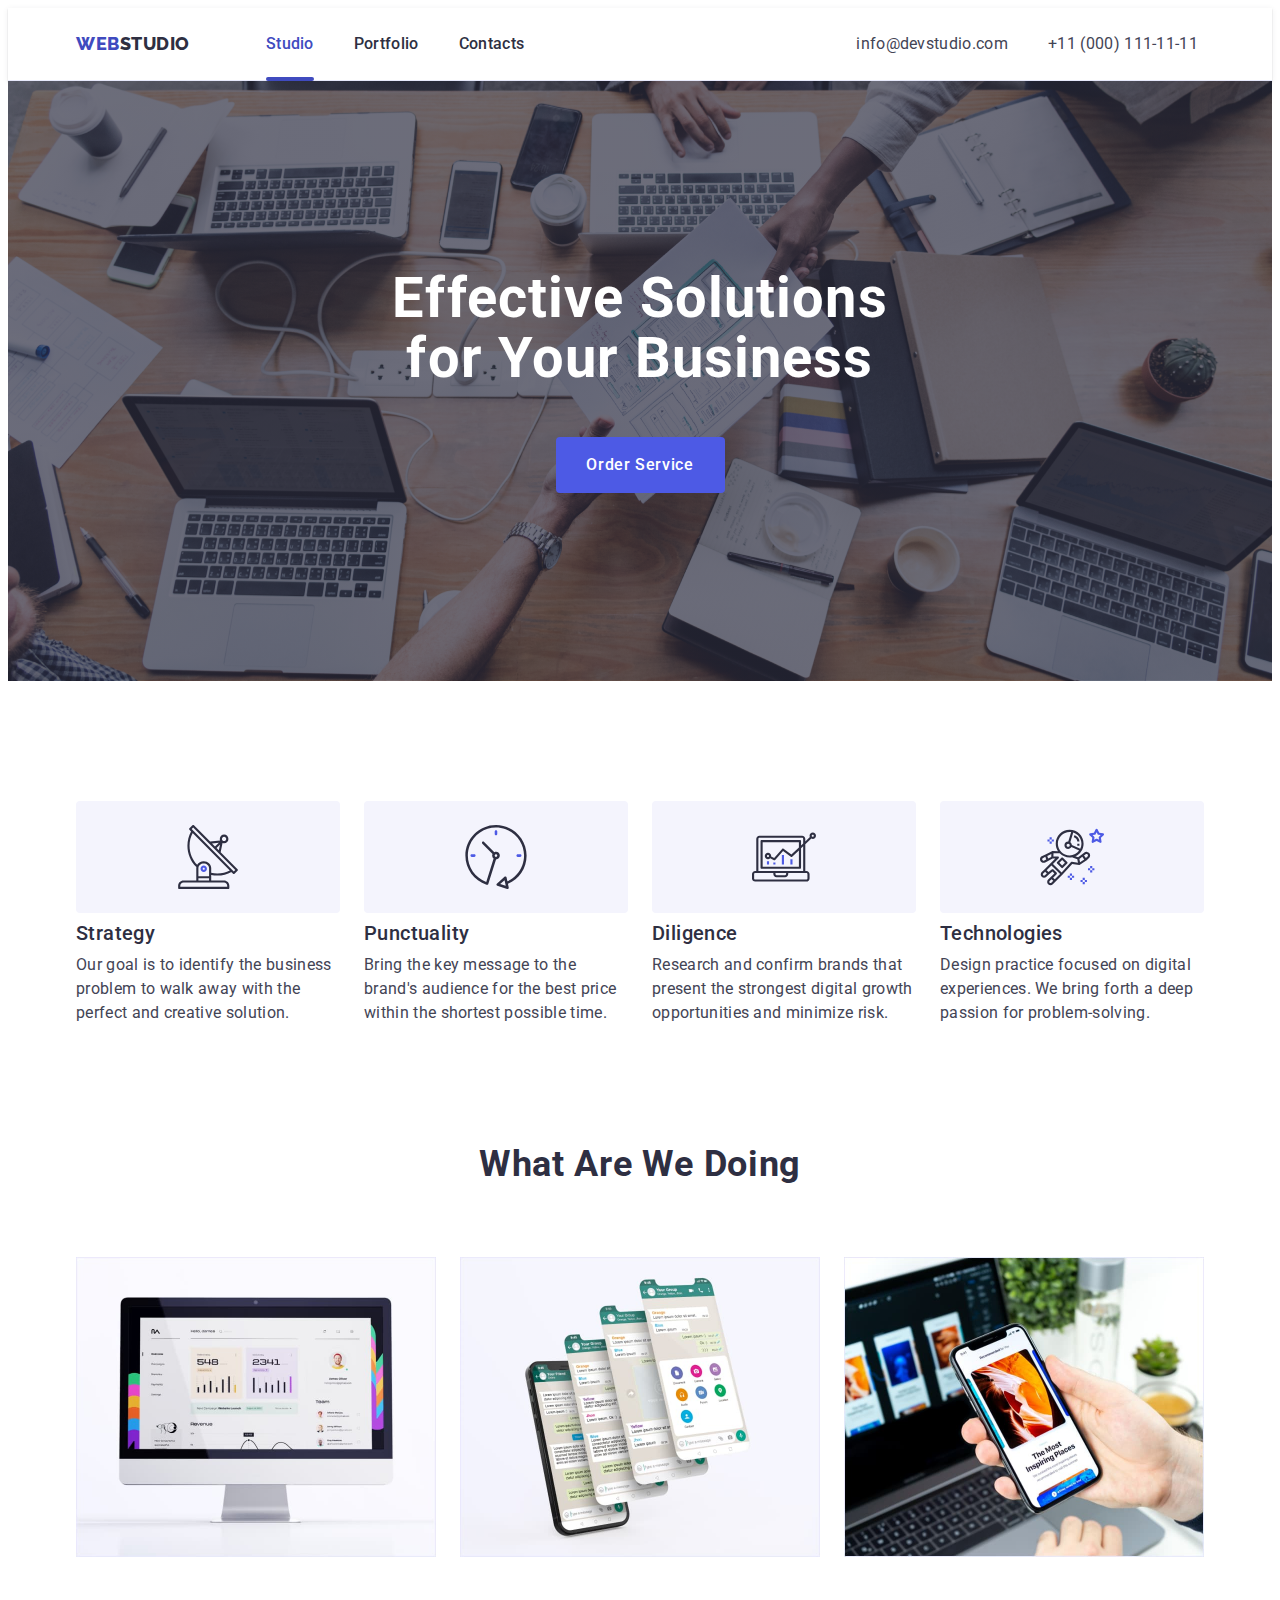
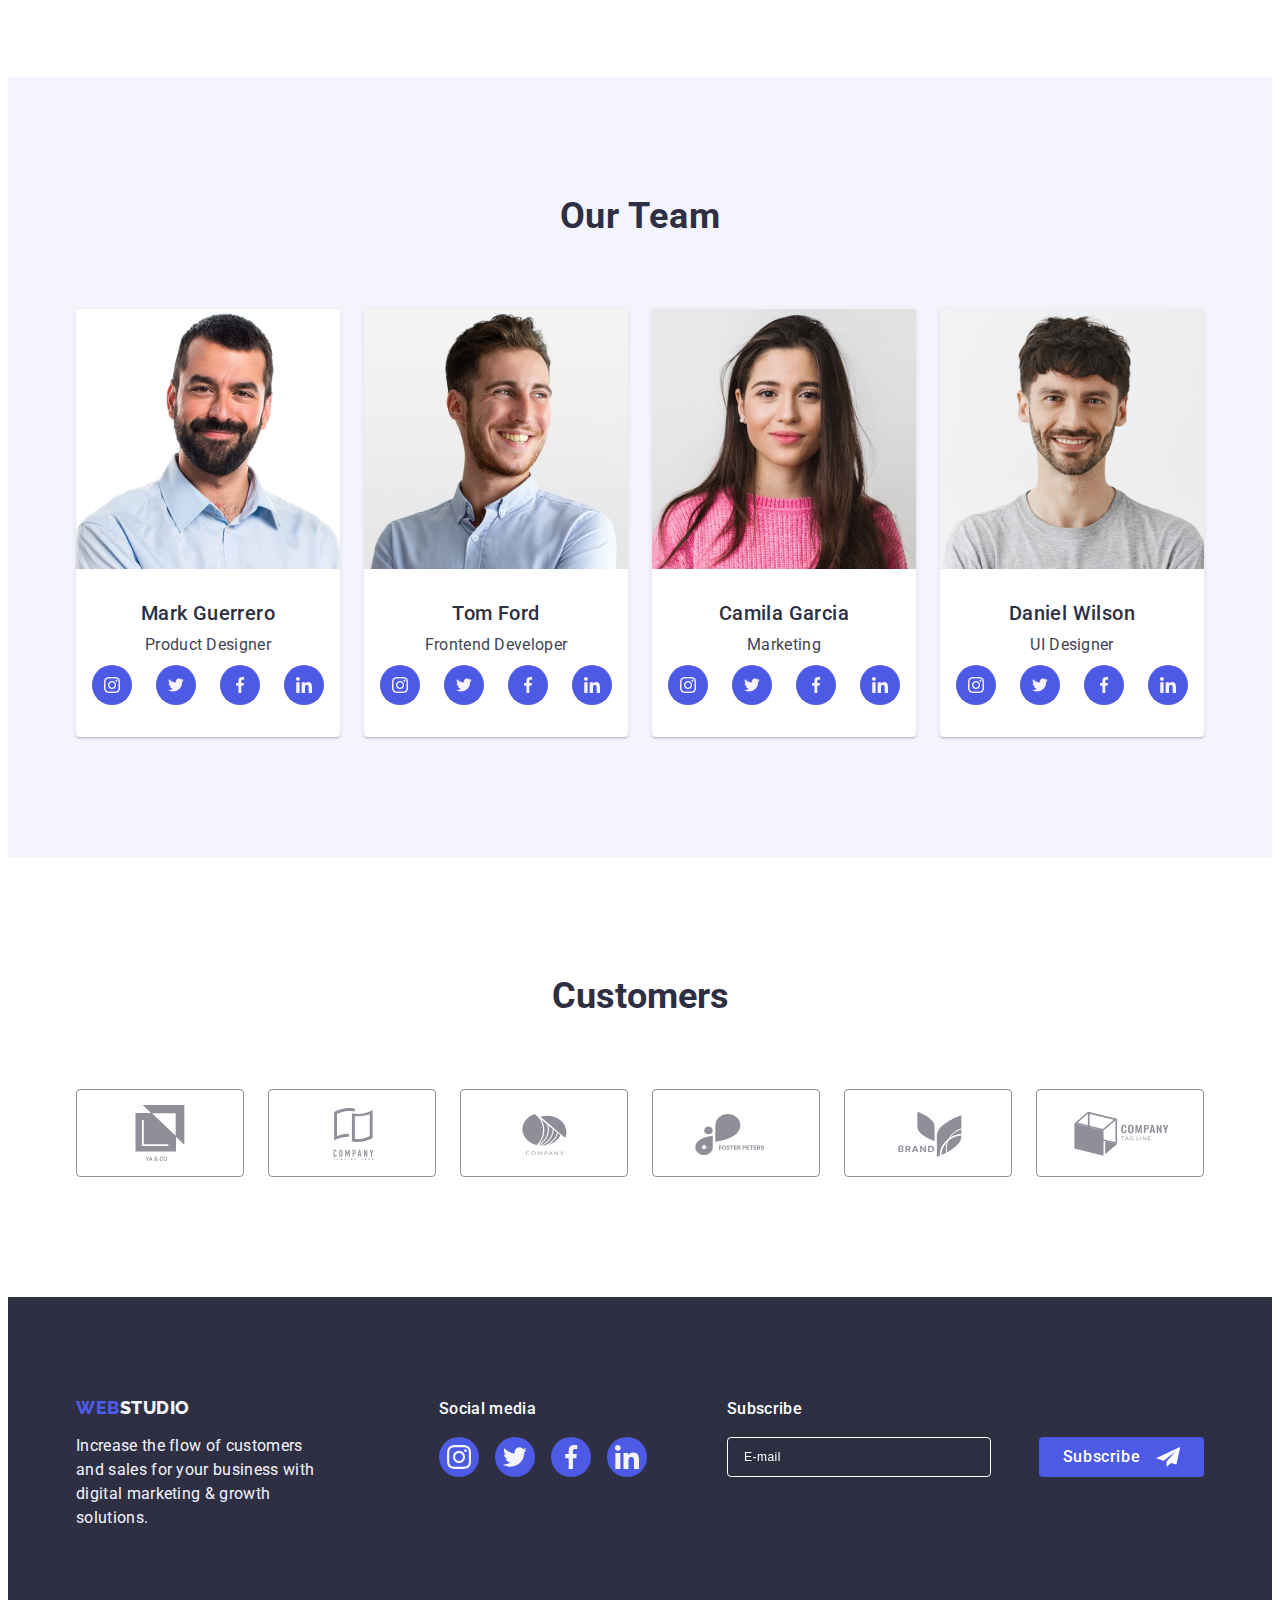
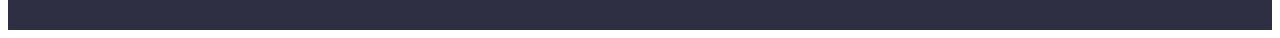
<file: index.html>
<!DOCTYPE html>
<html lang="en">
  <head>
    <meta charset="utf-8" />
    <meta name="description" content="Introduction of WebStudio" />
    <title>WebStudio</title>
    <link
      rel="stylesheet"
      href="https://cdnjs.cloudflare.com/ajax/libs/modern-normalize/2.0.0/modern-normalize.min.css"
      integrity="sha512-4xo8blKMVCiXpTaLzQSLSw3KFOVPWhm/TRtuPVc4WG6kUgjH6J03IBuG7JZPkcWMxJ5huwaBpOpnwYElP/m6wg=="
      crossorigin="anonymous"
      referrerpolicy="no-referrer"
    />
    <link rel="preconnect" href="https://fonts.googleapis.com" />
    <link rel="preconnect" href="https://fonts.gstatic.com" crossorigin />
    <link
      href="https://fonts.googleapis.com/css2?family=Montserrat:wght@400;700&family=Raleway:wght@800&family=Roboto:wght@400;500;700;900&display=swap"
      rel="stylesheet"
    />
    <link rel="stylesheet" href="./css/styles.css" />
  </head>
  <!-- Body -->
  <body>
    <!-- Header -->
    <header class="header">
      <div class="container">
        <nav class="nav">
          <a href="./index.html" class="logo"
            >Web<span class="studio">Studio</span></a
          >
          <ul class="list">
            <li>
              <a href="./index.html" class="special"
                ><span class="studio-name">Studio</span></a
              >
            </li>
            <li>
              <a href="./portfolio.html" class="link">Portfolio</a>
            </li>
            <li><a href="" class="link">Contacts</a></li>
          </ul>
        </nav>
        <address class="adress">
          <ul class="list">
            <li>
              <a href="mailto:info@devstudio.com" class="link"
                >info@devstudio.com</a
              >
            </li>
            <li>
              <a href="tel:+110001111111" class="link">+11 (000) 111-11-11</a>
            </li>
          </ul>
        </address>
      </div>
    </header>
    <!-- Main part -->
    <main>
      <!-- Section 1 - The Head -->
      <section class="main-section">
        <div class="container">
          <h1 class="page-title">Effective Solutions for Your Business</h1>
          <button type="button" class="button" data-modal-open>
            Order Service
          </button>
        </div>
      </section>
      <!-- Section 2 - Features of WebStudio -->
      <section class="features">
        <div class="container">
          <h2 class="visually-hidden">Section 2</h2>
          <ul class="list">
            <li class="list-elements">
              <div class="icons-container">
                <svg width="64" height="64">
                  <use href="./images/icons.svg#icon-image-1"></use>
                </svg>
              </div>
              <h3 class="list-heading">Strategy</h3>
              <p class="list-paragraph">
                Our goal is to identify the business problem to walk away with
                the perfect and creative solution.
              </p>
            </li>
            <li class="list-elements">
              <div class="icons-container">
                <svg width="64" height="64">
                  <use href="./images/icons.svg#icon-image-2"></use>
                </svg>
              </div>
              <h3 class="list-heading">Punctuality</h3>
              <p class="list-paragraph">
                Bring the key message to the brand's audience for the best price
                within the shortest possible time.
              </p>
            </li>
            <li class="list-elements">
              <div class="icons-container">
                <svg width="64" height="64">
                  <use href="./images/icons.svg#icon-image-3"></use>
                </svg>
              </div>
              <h3 class="list-heading">Diligence</h3>
              <p class="list-paragraph">
                Research and confirm brands that present the strongest digital
                growth opportunities and minimize risk.
              </p>
            </li>
            <li class="list-elements">
              <div class="icons-container">
                <svg width="64" height="64">
                  <use href="./images/icons.svg#icon-image-4"></use>
                </svg>
              </div>
              <h3 class="list-heading">Technologies</h3>
              <p class="list-paragraph">
                Design practice focused on digital experiences. We bring forth a
                deep passion for problem-solving.
              </p>
            </li>
          </ul>
        </div>
      </section>
      <!-- Section 3 - Purpose of WebStudio -->
      <section class="purpose">
        <div class="container">
          <h2 class="heading">What are we doing</h2>
          <ul class="list">
            <li class="list-elements">
              <img
                src="./images/image(1).jpg"
                alt="Computer with graphs"
                width="360"
                height="300"
              />
            </li>
            <li class="list-elements">
              <img
                src="./images/image(2).jpg"
                alt="Phone with many screens"
                width="360"
                height="300"
              />
            </li>
            <li class="list-elements">
              <img
                src="./images/image(3).jpg"
                alt="Phone with recomendations"
                width="360"
                height="300"
              />
            </li>
          </ul>
        </div>
      </section>
      <!-- Section 4 - Our Team -->
      <section class="team">
        <div class="container">
          <h2 class="heading">Our Team</h2>
          <ul class="list">
            <li class="list-image">
              <img
                src="./images/image(4).jpg"
                alt="Mark Guerrero"
                width="264"
                height="260"
              />
              <div class="team-name">
                <h3 class="name">Mark Guerrero</h3>
                <p class="description">Product Designer</p>
                <ul class="team-icons-list">
                  <li class="team-icons-li">
                    <a href="" class="team-icons-link">
                      <svg class="team-icon" width="16" height="16">
                        <use href="./images/icons.svg#icon-image-15"></use>
                      </svg>
                    </a>
                  </li>
                  <li class="team-icons-li">
                    <a href="" class="team-icons-link">
                      <svg class="team-icon" width="16" height="16">
                        <use href="./images/icons.svg#icon-image-16"></use>
                      </svg>
                    </a>
                  </li>
                  <li class="team-icons-li">
                    <a href="" class="team-icons-link">
                      <svg class="team-icon" width="16" height="16">
                        <use href="./images/icons.svg#icon-image-17"></use>
                      </svg>
                    </a>
                  </li>
                  <li class="team-icons-li">
                    <a href="" class="team-icons-link">
                      <svg class="team-icon" width="16" height="16">
                        <use href="./images/icons.svg#icon-image-18"></use>
                      </svg>
                    </a>
                  </li>
                </ul>
              </div>
            </li>
            <li class="list-image">
              <img
                src="./images/image(5).jpg"
                alt="Tom Ford"
                width="264"
                height="260"
              />
              <div class="team-name">
                <h3 class="name">Tom Ford</h3>
                <p class="description">Frontend Developer</p>
                <ul class="team-icons-list">
                  <li class="team-icons-li">
                    <a href="" class="team-icons-link">
                      <svg class="team-icon" width="16" height="16">
                        <use href="./images/icons.svg#icon-image-15"></use>
                      </svg>
                    </a>
                  </li>
                  <li class="team-icons-li">
                    <a href="" class="team-icons-link">
                      <svg class="team-icon" width="16" height="16">
                        <use href="./images/icons.svg#icon-image-16"></use>
                      </svg>
                    </a>
                  </li>
                  <li class="team-icons-li">
                    <a href="" class="team-icons-link">
                      <svg class="team-icon" width="16" height="16">
                        <use href="./images/icons.svg#icon-image-17"></use>
                      </svg>
                    </a>
                  </li>
                  <li class="team-icons-li">
                    <a href="" class="team-icons-link">
                      <svg class="team-icon" width="16" height="16">
                        <use href="./images/icons.svg#icon-image-18"></use>
                      </svg>
                    </a>
                  </li>
                </ul>
              </div>
            </li>
            <li class="list-image">
              <img
                src="./images/image(6).jpg"
                alt="Camila Garcia"
                width="264"
                height="260"
              />
              <div class="team-name">
                <h3 class="name">Camila Garcia</h3>
                <p class="description">Marketing</p>
                <ul class="team-icons-list">
                  <li class="team-icons-li">
                    <a href="" class="team-icons-link">
                      <svg class="team-icon" width="16" height="16">
                        <use href="./images/icons.svg#icon-image-15"></use>
                      </svg>
                    </a>
                  </li>
                  <li class="team-icons-li">
                    <a href="" class="team-icons-link">
                      <svg class="team-icon" width="16" height="16">
                        <use href="./images/icons.svg#icon-image-16"></use>
                      </svg>
                    </a>
                  </li>
                  <li class="team-icons-li">
                    <a href="" class="team-icons-link">
                      <svg class="team-icon" width="16" height="16">
                        <use href="./images/icons.svg#icon-image-17"></use>
                      </svg>
                    </a>
                  </li>
                  <li class="team-icons-li">
                    <a href="" class="team-icons-link">
                      <svg class="team-icon" width="16" height="16">
                        <use href="./images/icons.svg#icon-image-18"></use>
                      </svg>
                    </a>
                  </li>
                </ul>
              </div>
            </li>
            <li class="list-image">
              <img
                src="./images/image(7).jpg"
                alt="Daniel Wilson"
                width="264"
                height="260"
              />
              <div class="team-name">
                <h3 class="name">Daniel Wilson</h3>
                <p class="description">UI Designer</p>
                <ul class="team-icons-list">
                  <li class="team-icons-li">
                    <a href="" class="team-icons-link">
                      <svg class="team-icon" width="16" height="16">
                        <use href="./images/icons.svg#icon-image-15"></use>
                      </svg>
                    </a>
                  </li>
                  <li class="team-icons-li">
                    <a href="" class="team-icons-link">
                      <svg class="team-icon" width="16" height="16">
                        <use href="./images/icons.svg#icon-image-16"></use>
                      </svg>
                    </a>
                  </li>
                  <li class="team-icons-li">
                    <a href="" class="team-icons-link">
                      <svg class="team-icon" width="16" height="16">
                        <use href="./images/icons.svg#icon-image-17"></use>
                      </svg>
                    </a>
                  </li>
                  <li class="team-icons-li">
                    <a href="" class="team-icons-link">
                      <svg class="team-icon" width="16" height="16">
                        <use href="./images/icons.svg#icon-image-18"></use>
                      </svg>
                    </a>
                  </li>
                </ul>
              </div>
            </li>
          </ul>
        </div>
      </section>
      <section class="customers">
        <div class="container">
          <h2 class="heading-sec5">Customers</h2>
          <ul class="customers-list">
            <li class="customers-li">
              <a href="" class="customers-link">
                <svg width="104" height="56" class="customers-icons">
                  <use href="./images/icons.svg#icon-image-9"></use></svg
              ></a>
            </li>
            <li class="customers-li">
              <a href="" class="customers-link">
                <svg width="104" height="56" class="customers-icons">
                  <use href="./images/icons.svg#icon-image-10"></use></svg
              ></a>
            </li>
            <li class="customers-li">
              <a href="" class="customers-link">
                <svg width="104" height="56" class="customers-icons">
                  <use href="./images/icons.svg#icon-image-11"></use></svg
              ></a>
            </li>
            <li class="customers-li">
              <a href="" class="customers-link">
                <svg width="104" height="56" class="customers-icons">
                  <use href="./images/icons.svg#icon-image-12"></use></svg
              ></a>
            </li>
            <li class="customers-li">
              <a href="" class="customers-link">
                <svg width="104" height="56" class="customers-icons">
                  <use href="./images/icons.svg#icon-image-13"></use></svg
              ></a>
            </li>
            <li class="customers-li">
              <a href="" class="customers-link">
                <svg width="104" height="56" class="customers-icons">
                  <use href="./images/icons.svg#icon-image-14"></use></svg
              ></a>
            </li>
          </ul>
        </div>
      </section>
    </main>
    <!-- Footer -->
    <footer class="footer">
      <div class="container">
        <div class="footer-paragraph">
          <a href="./index.html" class="link"
            >Web<span class="studia">Studio</span></a
          >
          <p class="logo">
            Increase the flow of customers and sales for your business with
            digital marketing & growth solutions.
          </p>
        </div>
        <div class="footer-media">
          <p class="media-paragpraph">Social media</p>
          <ul class="footer-list">
            <li class="footer-li">
              <a href="" class="footer-link-icon">
                <svg width="24" height="24" class="footer-icons">
                  <use href="./images/icons.svg#icon-image-15"></use>
                </svg>
              </a>
            </li>
            <li class="footer-li">
              <a href="" class="footer-link-icon">
                <svg width="24" height="24" class="footer-icons">
                  <use href="./images/icons.svg#icon-image-16"></use>
                </svg>
              </a>
            </li>
            <li class="footer-li">
              <a href="" class="footer-link-icon">
                <svg width="24" height="24" class="footer-icons">
                  <use href="./images/icons.svg#icon-image-17"></use>
                </svg>
              </a>
            </li>
            <li class="footer-li">
              <a href="" class="footer-link-icon">
                <svg width="24" height="24" class="footer-icons">
                  <use href="./images/icons.svg#icon-image-18"></use>
                </svg>
              </a>
            </li>
          </ul>
        </div>
        <div class="subsribe-container">
          <p class="subscribe-paragraph">Subscribe</p>
          <form class="footer-form">
            <label class="label-footer">
              <input
                type="email"
                placeholder="E-mail"
                name="subscription"
                class="input-footer"
            /></label>
            <button type="submit" class="bttn-footer">
              Subscribe
              <svg width="24" height="24" class="icon-bttn">
                <use href="./images/icons.svg#icon-image-23"></use>
              </svg>
            </button>
          </form>
        </div>
      </div>
    </footer>
    <div data-modal class="backdrop is-hidden">
      <div class="modal-window">
        <button type="button" data-modal-close class="button-close-window">
          <svg width="8" height="8" class="icon-cross">
            <use href="./images/icons.svg#icon-image-19"></use>
          </svg>
        </button>

        <p class="form-heading">
          Leave your contacts and we will call you back
        </p>

        <form class="form">
          <div class="form-box">
            <label class="form-label" for="user-name"> Name </label>
            <div class="input-box">
              <input
                type="text"
                name="user-name"
                class="form-input"
                id="user-name"
              />
              <svg width="18" height="24" class="icon-form">
                <use href="./images/icons.svg#icon-image-20"></use>
              </svg>
            </div>
          </div>
          <div class="form-box">
            <label class="form-label" for="phone"> Phone </label>
            <div class="input-box">
              <input type="tel" name="phone" class="form-input" id="phone" />
              <svg width="18" height="24" class="icon-form">
                <use href="./images/icons.svg#icon-image-21"></use>
              </svg>
            </div>
          </div>
          <div class="form-box">
            <label class="form-label" for="email"> Email </label>
            <div class="input-box">
              <input type="email" name="email" class="form-input" id="email" />
              <svg width="18" height="24" class="icon-form">
                <use href="./images/icons.svg#icon-image-22"></use>
              </svg>
            </div>
          </div>
          <div class="form-comment">
            <label class="form-label" for="user-comment">Comment</label>
            <textarea
              name="user-comment"
              id="user-comment"
              placeholder="Text input"
              class="form-textarea"
            ></textarea>
          </div>
          <div class="checkbox-container">
            <input
              class="input-checkbox visually-hidden"
              type="checkbox"
              name="user-privacy"
              value="true"
              id="user-privacy"
            />
            <label for="user-privacy" class="label-checkbox"
              >I accept the terms and conditions of the
              <span class="label-span"
                ><svg width="10" height="8" class="icon-tick">
                  <use href="./images/icons.svg#icon-image-24"></use></svg
              ></span>
              <a href="" class="policy-link"> Privacy Policy</a></label
            >
          </div>
          <button type="submit" class="button-modal">Send</button>
        </form>
      </div>
    </div>
    <script src="./js/modal.js"></script>
  </body>
</html>
</file>
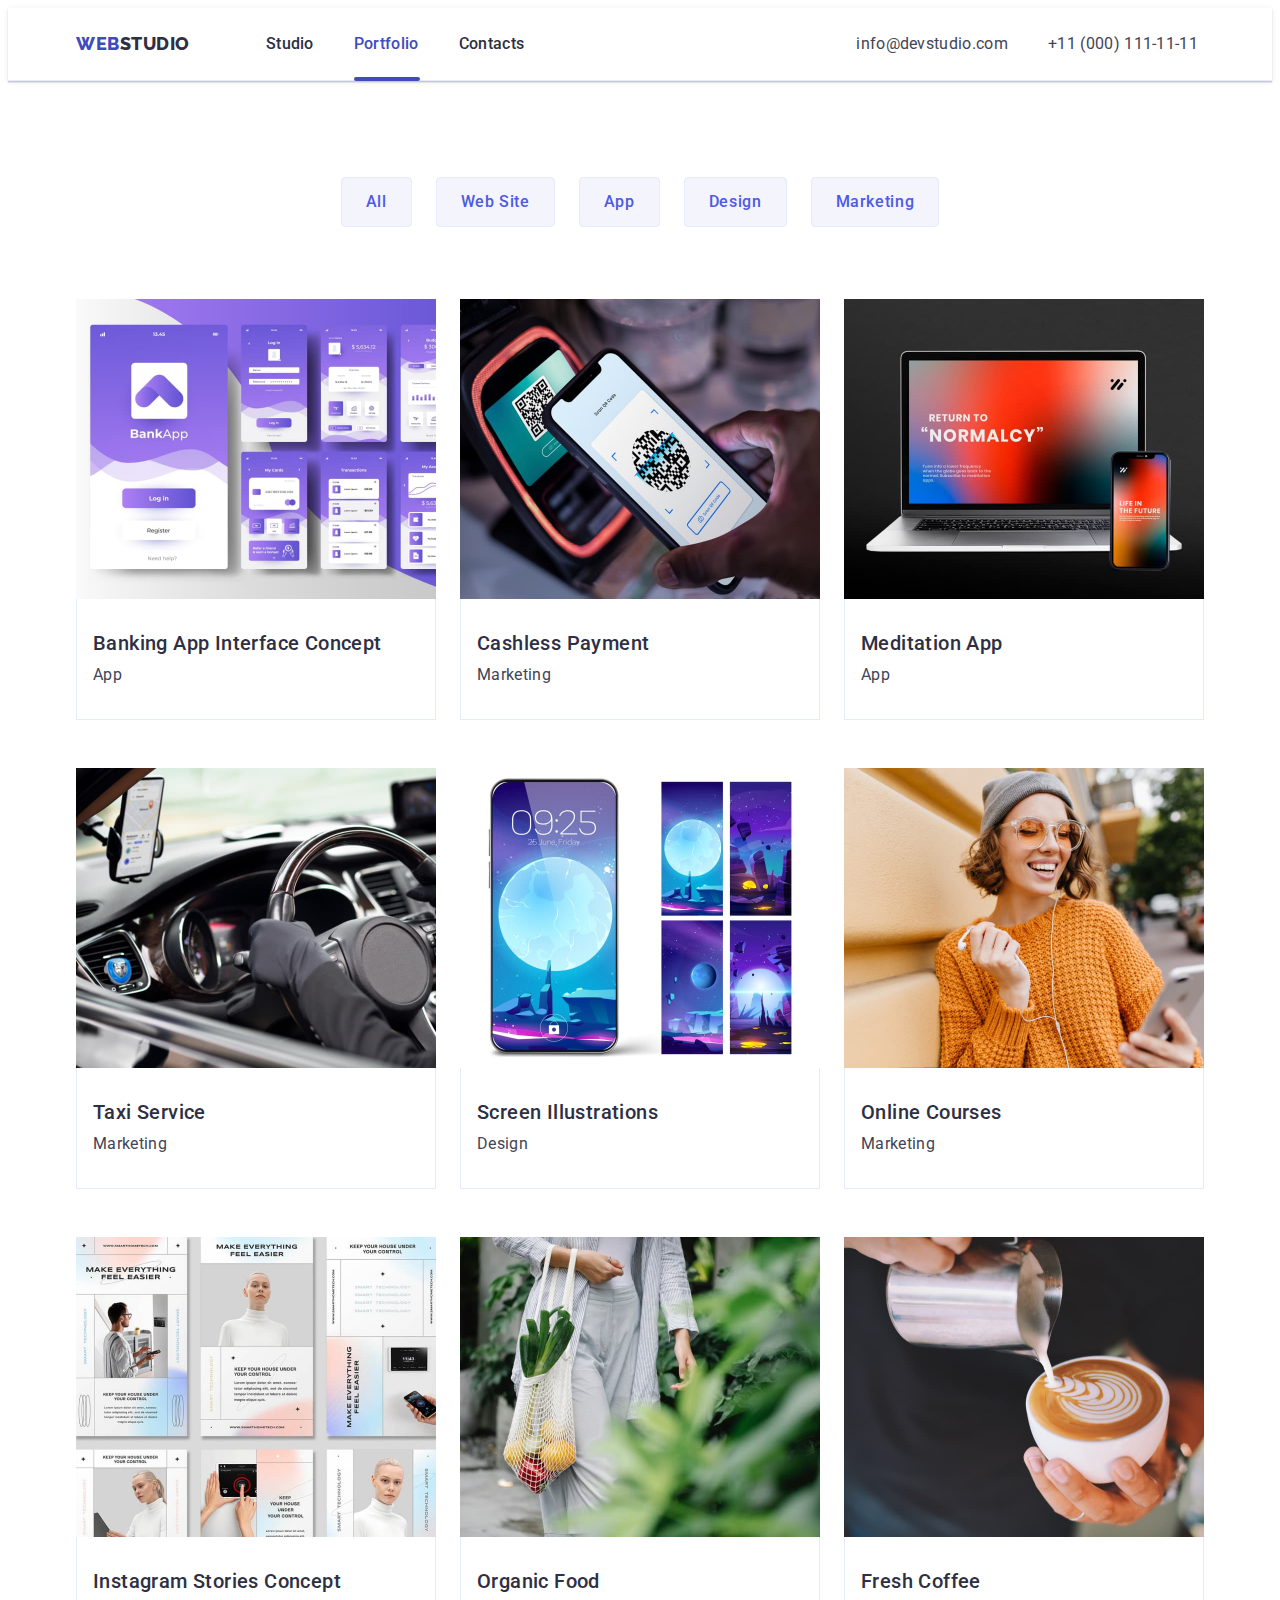
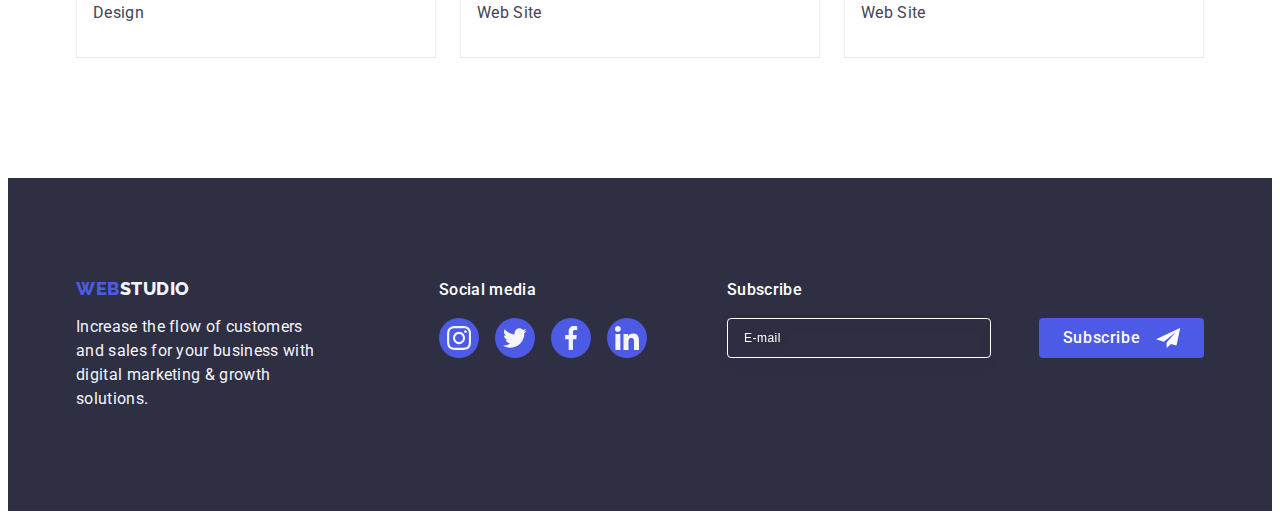
<file: portfolio.html>
<!DOCTYPE html>
<html lang="en">
  <head>
    <meta charset="utf-8" />
    <meta name="description" content="Introduction of WebStudio" />
    <title>WebStudio</title>
    <link
      rel="stylesheet"
      href="https://cdnjs.cloudflare.com/ajax/libs/modern-normalize/2.0.0/modern-normalize.min.css"
      integrity="sha512-4xo8blKMVCiXpTaLzQSLSw3KFOVPWhm/TRtuPVc4WG6kUgjH6J03IBuG7JZPkcWMxJ5huwaBpOpnwYElP/m6wg=="
      crossorigin="anonymous"
      referrerpolicy="no-referrer"
    />
    <link rel="preconnect" href="https://fonts.googleapis.com" />
    <link rel="preconnect" href="https://fonts.gstatic.com" crossorigin />
    <link
      href="https://fonts.googleapis.com/css2?family=Montserrat:wght@400;700&family=Raleway:wght@800&family=Roboto:wght@400;500;700;900&display=swap"
      rel="stylesheet"
    />
    <link rel="stylesheet" href="./css/styles.css" />
  </head>
  <!-- Body -->
  <body>
    <!-- Header -->
    <header class="header">
      <div class="container">
        <nav class="nav">
          <a href="./index.html" class="logo"
            >Web<span class="studio">Studio</span></a
          >
          <ul class="list">
            <li>
              <a href="./index.html" class="link">Studio</a>
            </li>
            <li>
              <a href="./portfolio.html" class="speciall"
                ><span class="portfolio-name">Portfolio</span></a
              >
            </li>
            <li><a href="" class="link">Contacts</a></li>
          </ul>
        </nav>
        <address class="adress">
          <ul class="list">
            <li>
              <a href="mailto:info@devstudio.com" class="link"
                >info@devstudio.com</a
              >
            </li>
            <li>
              <a href="tel:+110001111111" class="link">+11 (000) 111-11-11</a>
            </li>
          </ul>
        </address>
      </div>
    </header>
    <!-- Main part -->
    <main>
      <!-- Buttons -->
      <section class="portfolio">
        <div class="container">
          <h1 class="visually-hidden">Heading</h1>
          <ul class="list-buttons">
            <li><button type="button" class="button-list">All</button></li>
            <li><button type="button" class="button-list">Web Site</button></li>
            <li><button type="button" class="button-list">App</button></li>
            <li><button type="button" class="button-list">Design</button></li>
            <li>
              <button type="button" class="button-list">Marketing</button>
            </li>
          </ul>

          <!-- All -->

          <ul class="list-apps">
            <li class="link-apps">
              <a href="./portfolio.html" class="link">
                <div class="app-image">
                  <img
                    src="./images/image8.jpg"
                    alt="BankApp"
                    width="360"
                    height="300"
                  />
                  <p class="app-paragraph">
                    14 Stylish and User-Friendly App Design Concepts · Task
                    Manager App · Calorie Tracker App · Exotic Fruit Ecommerce
                    App · Cloud Storage App
                  </p>
                </div>
                <div class="div-app">
                  <h2 class="heading-portfolio">
                    Banking App Interface Concept
                  </h2>
                  <p class="paragraph-portfolio">App</p>
                </div>
              </a>
            </li>
            <li class="link-apps">
              <a href="./portfolio.html" class="link">
                <div class="app-image">
                  <img
                    src="./images/image9.jpg"
                    alt="Paying by phone"
                    width="360"
                    height="300"
                  />
                  <p class="app-paragraph">
                    14 Stylish and User-Friendly App Design Concepts · Task
                    Manager App · Calorie Tracker App · Exotic Fruit Ecommerce
                    App · Cloud Storage App
                  </p>
                </div>
                <div class="div-app">
                  <h2 class="heading-portfolio">Cashless Payment</h2>
                  <p class="paragraph-portfolio">Marketing</p>
                </div>
              </a>
            </li>
            <li class="link-apps">
              <a href="./portfolio.html" class="link">
                <div class="app-image">
                  <img
                    src="./images/image10.jpg"
                    alt="Laptop"
                    width="360"
                    height="300"
                  />
                  <p class="app-paragraph">
                    14 Stylish and User-Friendly App Design Concepts · Task
                    Manager App · Calorie Tracker App · Exotic Fruit Ecommerce
                    App · Cloud Storage App
                  </p>
                </div>
                <div class="div-app">
                  <h2 class="heading-portfolio">Meditation App</h2>
                  <p class="paragraph-portfolio">App</p>
                </div>
              </a>
            </li>
            <li class="link-apps">
              <a href="./portfolio.html" class="link">
                <div class="app-image">
                  <img
                    src="./images/image11.jpg"
                    alt="Taxi driver"
                    width="360"
                    height="300"
                  />
                  <p class="app-paragraph">
                    14 Stylish and User-Friendly App Design Concepts · Task
                    Manager App · Calorie Tracker App · Exotic Fruit Ecommerce
                    App · Cloud Storage App
                  </p>
                </div>
                <div class="div-app">
                  <h2 class="heading-portfolio">Taxi Service</h2>
                  <p class="paragraph-portfolio">Marketing</p>
                </div>
              </a>
            </li>
            <li class="link-apps">
              <a href="./portfolio.html" class="link">
                <div class="app-image">
                  <img
                    src="./images/image12.jpg"
                    alt="Phone wallpaper"
                    width="360"
                    height="300"
                  />
                  <p class="app-paragraph">
                    14 Stylish and User-Friendly App Design Concepts · Task
                    Manager App · Calorie Tracker App · Exotic Fruit Ecommerce
                    App · Cloud Storage App
                  </p>
                </div>
                <div class="div-app">
                  <h2 class="heading-portfolio">Screen Illustrations</h2>
                  <p class="paragraph-portfolio">Design</p>
                </div>
              </a>
            </li>
            <li class="link-apps">
              <a href="./portfolio.html" class="link">
                <div class="app-image">
                  <img
                    src="./images/image13.jpg"
                    alt="Happy girl"
                    width="360"
                    height="300"
                  />
                  <p class="app-paragraph">
                    14 Stylish and User-Friendly App Design Concepts · Task
                    Manager App · Calorie Tracker App · Exotic Fruit Ecommerce
                    App · Cloud Storage App
                  </p>
                </div>
                <div class="div-app">
                  <h2 class="heading-portfolio">Online Courses</h2>
                  <p class="paragraph-portfolio">Marketing</p>
                </div>
              </a>
            </li>
            <li class="link-apps">
              <a href="./portfolio.html" class="link">
                <div class="app-image">
                  <img
                    src="./images/image14.jpg"
                    alt="Designed page"
                    width="360"
                    height="300"
                  />
                  <p class="app-paragraph">
                    14 Stylish and User-Friendly App Design Concepts · Task
                    Manager App · Calorie Tracker App · Exotic Fruit Ecommerce
                    App · Cloud Storage App
                  </p>
                </div>
                <div class="div-app">
                  <h2 class="heading-portfolio">Instagram Stories Concept</h2>
                  <p class="paragraph-portfolio">Design</p>
                </div>
              </a>
            </li>
            <li class="link-apps">
              <a href="./portfolio.html" class="link">
                <div class="app-image">
                  <img
                    src="./images/image15.jpg"
                    alt="Bag with goods"
                    width="360"
                    height="300"
                  />
                  <p class="app-paragraph">
                    14 Stylish and User-Friendly App Design Concepts · Task
                    Manager App · Calorie Tracker App · Exotic Fruit Ecommerce
                    App · Cloud Storage App
                  </p>
                </div>
                <div class="div-app">
                  <h2 class="heading-portfolio">Organic Food</h2>
                  <p class="paragraph-portfolio">Web Site</p>
                </div>
              </a>
            </li>
            <li class="link-apps">
              <a href="./portfolio.html" class="link">
                <div class="app-image">
                  <img
                    src="./images/image16.jpg"
                    alt="Cup with coffe"
                    width="360"
                    height="300"
                  />
                  <p class="app-paragraph">
                    14 Stylish and User-Friendly App Design Concepts · Task
                    Manager App · Calorie Tracker App · Exotic Fruit Ecommerce
                    App · Cloud Storage App
                  </p>
                </div>
                <div class="div-app">
                  <h2 class="heading-portfolio">Fresh Coffee</h2>
                  <p class="paragraph-portfolio">Web Site</p>
                </div>
              </a>
            </li>
          </ul>
        </div>
      </section>
    </main>
    <!-- Footer -->
    <footer class="footer">
      <div class="container">
        <div class="footer-paragraph">
          <a href="./index.html" class="link"
            >Web<span class="studia">Studio</span></a
          >
          <p class="logo">
            Increase the flow of customers and sales for your business with
            digital marketing & growth solutions.
          </p>
        </div>
        <div class="footer-media">
          <p class="media-paragpraph">Social media</p>
          <ul class="footer-list">
            <li class="footer-li">
              <a href="" class="footer-link-icon">
                <svg width="24" height="24" class="footer-icons">
                  <use href="./images/icons.svg#icon-image-15"></use>
                </svg>
              </a>
            </li>
            <li class="footer-li">
              <a href="" class="footer-link-icon">
                <svg width="24" height="24" class="footer-icons">
                  <use href="./images/icons.svg#icon-image-16"></use>
                </svg>
              </a>
            </li>
            <li class="footer-li">
              <a href="" class="footer-link-icon">
                <svg width="24" height="24" class="footer-icons">
                  <use href="./images/icons.svg#icon-image-17"></use>
                </svg>
              </a>
            </li>
            <li class="footer-li">
              <a href="" class="footer-link-icon">
                <svg width="24" height="24" class="footer-icons">
                  <use href="./images/icons.svg#icon-image-18"></use>
                </svg>
              </a>
            </li>
          </ul>
        </div>
        <div class="subsribe-container">
          <p class="subscribe-paragraph">Subscribe</p>
          <form class="footer-form">
            <label class="label-footer">
              <input
                type="email"
                placeholder="E-mail"
                name="subscription"
                class="input-footer"
            /></label>
            <button type="submit" class="bttn-footer">
              Subscribe
              <svg width="24" height="24" class="icon-bttn">
                <use href="./images/icons.svg#icon-image-23"></use>
              </svg>
            </button>
          </form>
        </div>
      </div>
    </footer>
  </body>
</html>
</file>
<file: css/styles.css>
:root {
  --primaryfont: "Roboto", sans-serif;
  --primarycolor: #2e2f42;
  --whitecolor: #ffffff;
  --secondarycolor: #4d5ae5;
}
body {
  font-family: var(--primaryfont);
  color: #434455;
  background-color: var(--whitecolor);
}
*,
*::before,
*::after {
  box-sizing: border-box;
}
ul,
ol,
a {
  list-style-type: none;
  text-decoration: none;
}
.header {
  border-bottom: 1px solid #e7e9fc;
  box-shadow: 0px 2px 1px rgba(46, 47, 66, 0.08),
    0px 1px 1px rgba(46, 47, 66, 0.16), 0px 1px 6px rgba(46, 47, 66, 0.08);
}
.header .container {
  display: flex;
}
.nav {
  display: flex;
  align-items: center;
}
.nav .logo {
  font-family: "Raleway", sans-serif;
  text-transform: uppercase;
  font-weight: 800;
  font-size: 18px;
  line-height: 1.17;
  letter-spacing: 0.03em;
  color: #404bbf;
  text-decoration: none;
  margin-right: 76px;
}
.logo {
  color: #404bbf;
}
.studio {
  color: var(--primarycolor);
}
.studio-name {
  color: #404bbf;
}
.portfolio-name {
  color: #404bbf;
}
.nav .list .link {
  color: #404bbf;
}

.speciall::after {
  content: "";
  position: absolute;
  left: 0;
  bottom: -1px;
  height: 4px;
  background-color: #404bbf;
  border-radius: 2px;
  width: 66px;
}
.special::after {
  content: "";
  position: absolute;
  left: 0;
  bottom: -1px;
  height: 4px;
  background-color: #404bbf;
  border-radius: 2px;
  width: 48px;
}
.speciall {
  color: #404bbf;
  font-family: inherit;
  font-size: 16px;
  line-height: 1.5;
  letter-spacing: 0.02em;
  list-style: none;
  text-transform: none;
  font-weight: 500;
  text-decoration: none;
  display: flex;
  gap: 40px;
  flex-direction: row;
  padding: 24px 0;
  position: relative;
  transition: color 250ms cubic-bezier(0.4, 0, 0.2, 1);
}
.special {
  color: #404bbf;
  font-family: inherit;
  font-size: 16px;
  line-height: 1.5;
  letter-spacing: 0.02em;

  list-style: none;
  text-transform: none;
  font-weight: 500;
  text-decoration: none;
  display: flex;
  gap: 40px;
  flex-direction: row;
  padding: 24px 0;
  position: relative;
  transition: color 250ms cubic-bezier(0.4, 0, 0.2, 1);
}
.nav .list {
  display: flex;
  gap: 40px;
}
.nav .list .link {
  font-family: inherit;
  font-size: 16px;
  line-height: 1.5;
  letter-spacing: 0.02em;
  color: #2e2f42;
  list-style: none;
  text-transform: none;
  font-weight: 500;
  text-decoration: none;
  display: flex;
  gap: 40px;
  flex-direction: row;
  padding: 24px 0;
  position: relative;
  transition: color 250ms cubic-bezier(0.4, 0, 0.2, 1);
}
.nav .list .link:hover,
.nav .list .link:focus,
.nav .list .link:active {
  color: #404bbf;
}
.adress {
  font-style: normal;
}
.adress .list {
  display: flex;
  gap: 40px;
  padding-left: 332px;
  padding-top: 24px;
  padding-bottom: 24px;
}
.adress .link {
  font-size: 16px;
  line-height: 1.5;
  letter-spacing: 0.02em;
  color: inherit;
  transition: color 250ms cubic-bezier(0.4, 0, 0.2, 1);
}
.adress .list .link:hover,
.adress .list .link:focus,
.adress .list .link:active {
  color: #404bbf;
}
.main-section {
  background-color: var(--primarycolor);
  padding-top: 188px;
  padding-bottom: 188px;
  background-image: linear-gradient(
      rgba(46, 47, 66, 0.7),
      rgba(46, 47, 66, 0.7)
    ),
    url(../images/img-name.jpeg);
  max-width: 1440px;
  background-repeat: no-repeat;
  background-position: center;
  background-size: cover;
  margin: auto;
}
.page-title {
  color: var(--whitecolor);
  font-size: 56px;
  font-weight: 700;
  line-height: 1.07;
  letter-spacing: 0.02em;
  max-width: 496px;
  text-align: center;
  margin-left: auto;
  margin-right: auto;
}
.button {
  background-color: var(--secondarycolor);
  color: var(--whitecolor);
  font-size: 16px;
  font-weight: 500;
  line-height: 1.5;
  letter-spacing: 0.04em;
  cursor: pointer;
  font-family: "Roboto", sans-serif;
  display: block;
  min-width: 169px;
  height: 56px;
  border: none;
  border-radius: 4px;
  margin-left: auto;
  margin-right: auto;
  margin-top: 48px;
  transition: background-color 250ms cubic-bezier(0.4, 0, 0.2, 1);
}
.button:hover,
.button:focus {
  background-color: #404bbf;
}
.icons-container {
  display: flex;
  align-items: center;
  justify-content: center;
  height: 112px;
  background-color: #f4f4fd;
  border-radius: 4px;
  margin-bottom: 8px;
}

.list-heading {
  color: var(--primarycolor);
  font-size: 20px;
  font-weight: 500;
  line-height: 1.2;
  letter-spacing: 0.02em;
  margin-bottom: 8px;
}
.list-paragraph {
  color: #434455;
  font-size: 16px;
  line-height: 1.5;
  letter-spacing: 0.02em;
}
.heading {
  color: var(--primarycolor);
  font-size: 36px;
  font-weight: 700;
  line-height: 1.11;
  letter-spacing: 0.02em;
  text-align: center;
  text-transform: capitalize;
}
.team {
  background-color: #f4f4fd;
  padding: 120px 0;
}
.name {
  color: var(--primarycolor);
  font-size: 20px;
  font-weight: 500;
  line-height: 1.2;
  letter-spacing: 0.02em;
  text-align: center;
  margin-bottom: 8px;
}
.description {
  color: #434455;
  font-size: 16px;
  line-height: 1.5;
  letter-spacing: 0.02em;
  text-align: center;
}
.list-image {
  background-color: #ffffff;
  width: calc((100% - 3 * 24px) / 4);
  border-radius: 0 0 5px 5px;
  box-shadow: 0px 1px 6px rgba(46, 47, 66, 0.08),
    0px 1px 1px rgba(46, 47, 66, 0.16), 0px 2px 1px rgba(46, 47, 66, 0.08);
}
.team-icons-list {
  display: flex;
  justify-content: center;
  gap: 24px;
  padding-top: 8px;
}
.team-icons-li {
  width: 40px;
  height: 40px;
}
.team-icons-link {
  width: 100%;
  height: 100%;
  background-color: #4d5ae5;
  border-radius: 50%;
  display: flex;
  align-items: center;
  justify-content: center;
  transition: background-color 250ms cubic-bezier(0.4, 0, 0.2, 1);
}
.team-icons-link:hover,
.team-icons-link:focus {
  background-color: #404bbf;
}

.team-icon {
  fill: #f4f4fd;
}

.customers {
  padding: 120px 0;
}
.heading-sec5 {
  font-size: 36px;
  line-height: 1.11;
  color: #2e2f42;
  margin-bottom: 72px;
  text-align: center;
}
.customers-list {
  display: flex;
  gap: 24px;
}
.customers-li {
  width: calc((100% - 120px) / 6);
  height: 88px;
}
.customers-link {
  width: 100%;
  height: 100%;
  border: 1px solid #8e8f99;
  border-radius: 4px;
  display: flex;
  align-items: center;
  justify-content: center;
  color: #8e8f99;
  transition: border-color 250ms cubic-bezier(0.4, 0, 0.2, 1),
    color 250ms cubic-bezier(0.4, 0, 0.2, 1);
}
.customers-link:hover,
.customers-link:focus {
  border-color: #404bbf;
  color: #404bbf;
}

.customers-icons {
  fill: currentColor;
}
.footer {
  background-color: var(--primarycolor);
  padding: 100px 0;
}
.footer .container {
  display: flex;
  align-items: baseline;
}
.footer-paragraph {
  margin-right: 120px;
}
.media-paragpraph {
  font-weight: 500;
  font-size: 16px;
  line-height: 1.5;
  letter-spacing: 0.02em;
  color: #ffffff;
  margin-bottom: 16px;
}
.footer-list {
  display: flex;
  gap: 16px;
}
.footer-li {
  width: 40px;
  height: 40px;
}
.footer-link-icon {
  background-color: #4d5ae5;
  display: flex;
  border-radius: 50%;
  width: 100%;
  height: 100%;
  align-items: center;
  justify-content: center;
  transition: background-color 250ms cubic-bezier(0.4, 0, 0.2, 1);
}
.footer-link-icon:hover,
.footer-link-icon:focus,
.footer-link-icon:active {
  background-color: #31d0aa;
}
.footer .link {
  font-family: "Raleway", sans-serif;
  text-transform: uppercase;
  font-weight: 800;
  font-size: 18px;
  line-height: 1.17;
  letter-spacing: 0.03em;
  color: var(--secondarycolor);
  display: inline-block;
  margin-bottom: 16px;
}
.footer-icons {
  fill: #f4f4fd;
}
.studia {
  color: #f4f4fd;
}
.logo {
  color: #f4f4fd;
  font-size: 16px;
  line-height: 1.5;
  letter-spacing: 0.02em;
}
.button-list {
  background-color: #f4f4fd;
  color: var(--secondarycolor);
  text-align: center;
  font-weight: 500;
  font-size: 16px;
  line-height: 1.5;
  letter-spacing: 0.04em;
  cursor: pointer;
  font-family: "Roboto", sans-serif;
  padding: 12px 24px;
  border: 1px solid #e7e9fc;
  border-radius: 4px;
  transition: color 250ms cubic-bezier(0.4, 0, 0.2, 1),
    background-color 250ms cubic-bezier(0.4, 0, 0.2, 1),
    border-color 250ms cubic-bezier(0.4, 0, 0.2, 1),
    box-shadow 250ms cubic-bezier(0.4, 0, 0.2, 1);
}
.button-list:hover,
.button-list:focus,
.button-list:active {
  background-color: #404bbf;
  color: var(--whitecolor);
  border: 1px solid transparent;
  box-shadow: 0px 3px 1px rgba(0, 0, 0, 0.1), 0px 2px 1px rgba(0, 0, 0, 0.08),
    0px 2px 2px rgba(0, 0, 0, 0.12);
}
.list .link {
  text-decoration: none;
  color: inherit;
}
.heading-portfolio {
  font-weight: 500;
  font-size: 20px;
  line-height: 1.2;
  letter-spacing: 0.02em;
  color: var(--primarycolor);
  margin-bottom: 8px;
}

.paragraph-portfolio {
  color: #434455;
  font-size: 16px;
  line-height: 1.5;
  letter-spacing: 0.02em;
}

h1,
h2,
h3,
h4,
h5,
h6 {
  margin: 0;
}

p {
  margin: 0;
}

ul,
ol {
  margin: 0;
  padding-left: 0;
}
img {
  display: block;
}
.container {
  margin: 0 auto;
  padding: 0 15px;
  max-width: 1158px;
}
.visually-hidden {
  position: absolute;
  width: 1px;
  height: 1px;
  margin: -1px;
  border: 0;
  padding: 0;
  white-space: nowrap;
  clip-path: inset(100%);
  clip: rect(0 0 0 0);
  overflow: hidden;
}
.features {
  padding: 120px 0;
}
.features .list {
  display: flex;
  gap: 24px;
}
.features .list-elements {
  width: calc((100% - 72px) / 4);
}
.purpose {
  padding-bottom: 120px;
}
.purpose .heading {
  margin-bottom: 72px;
}
.purpose .list {
  display: flex;
  gap: 24px;
}
.purpose .list-elements {
  width: calc((100% - 3 * 16px) / 3);
}
.team .heading {
  margin-bottom: 72px;
}
.team .list {
  display: flex;
  gap: 24px;
}
.team-name {
  padding: 32px 0;
}
.team .list-image {
  border-radius: 0px 0px 4px 4px;
}
.footer .logo {
  max-width: 264px;
}
.portfolio {
  padding-top: 96px;
  padding-bottom: 120px;
}
.list-buttons {
  display: flex;
  justify-content: center;
  gap: 24px;
  margin-bottom: 72px;
}
.list-apps {
  display: flex;
  flex-wrap: wrap;
  column-gap: 24px;
  row-gap: 48px;
}
.link-apps {
  width: calc((100% - 48px) / 3);
}
.div-app {
  padding: 32px 16px;
  border: 1px solid #e7e9fc;
  border-top: none;
}
.link-apps .link {
  display: block;
  transition: box-shadow 250ms cubic-bezier(0.4, 0, 0.2, 1);
}

.app-image {
  position: relative;
  overflow: hidden;
}
.app-paragraph {
  position: absolute;
  top: 0;
  font-size: 16px;
  line-height: 1.5;
  letter-spacing: 0.02em;
  color: #f4f4fd;
  padding: 40px 32px;
  background-color: #4d5ae5;
  height: 100%;
  width: 100%;
  transform: translateY(100%);
  transition: transform 250ms cubic-bezier(0.4, 0, 0.2, 1);
}
.link-apps .link:hover .app-paragraph,
.link-apps .link:focus .app-paragraph {
  box-shadow: 0px 1px 6px rgba(46, 47, 66, 0.08),
    0px 1px 1px rgba(46, 47, 66, 0.16), 0px 2px 1px rgba(46, 47, 66, 0.08);
  transform: translateY(0%);
}
.link-apps .link:hover,
.link-apps .link:focus {
  box-shadow: 0px 1px 6px rgba(46, 47, 66, 0.08),
    0px 1px 1px rgba(46, 47, 66, 0.16), 0px 2px 1px rgba(46, 47, 66, 0.08);
}
.backdrop {
  position: fixed;
  top: 0;
  left: 0;
  width: 100%;
  height: 100%;
  background-color: rgba(46, 47, 66, 0.4);
  transition: opacity 250ms cubic-bezier(0.4, 0, 0.2, 1),
    visibility 250ms cubic-bezier(0.4, 0, 0.2, 1);
}
.is-hidden {
  opacity: 0;
  visibility: hidden;
  pointer-events: none;
}
.modal-window {
  position: absolute;
  top: 50%;
  left: 50%;
  transform: translate(-50%, -50%) scale(1);
  width: 408px;
  min-height: 584px;
  background: #fcfcfc;
  box-shadow: 0px 1px 1px rgba(0, 0, 0, 0.14), 0px 1px 3px rgba(0, 0, 0, 0.12),
    0px 2px 1px rgba(0, 0, 0, 0.2);
  border-radius: 4px;
  transition: transform 250ms cubic-bezier(0.4, 0, 0.2, 1);
  padding: 72px 24px 24px 24px;
}
.button-close-window {
  position: absolute;
  top: 24px;
  right: 24px;
  width: 24px;
  height: 24px;
  border-radius: 50%;
  display: flex;
  align-items: center;
  justify-content: center;
  background-color: #e7e9fc;
  border: 1px solid rgba(0, 0, 0, 0.1);
  padding: 0;
  cursor: pointer;
  transition: background-color 250ms cubic-bezier(0.4, 0, 0.2, 1),
    border 250ms cubic-bezier(0.4, 0, 0.2, 1);
}
.button-close-window:hover,
.button-close-window:focus {
  background-color: #404bbf;
  border: none;
  fill: #ffffff;
}
.icon-cross {
  transition: fill 250ms cubic-bezier(0.4, 0, 0.2, 1);
}
.form {
  display: flex;
  flex-direction: column;
  gap: 8px;
}
.form-label {
  color: #8e8f99;
  font-size: 12px;
  margin-bottom: 4px;
  line-height: 1.17;
  letter-spacing: 0.04em;
  display: block;
}
.form-heading {
  width: 360px;
  text-align: center;
  font-size: 16px;
  font-weight: 500;
  line-height: 1.5;
  letter-spacing: 0.02em;
  color: #2e2f42;
  margin-bottom: 16px;
}
.form-input {
  width: 100%;
  height: 40px;
  border: 1px solid rgba(46, 47, 66, 0.4);
  border-radius: 4px;
  background-color: transparent;
  padding-left: 38px;
  outline: transparent;
  transition: border-color 250ms cubic-bezier(0.4, 0, 0.2, 1);
}
.form-input:focus {
  border-color: #4d5ae5;
  fill: #4d5ae5;
}
.form-box {
  margin-bottom: 8px;
}
.input-box {
  position: relative;
}
.icon-form {
  position: absolute;
  left: 16px;
  top: 50%;
  transform: translateY(-50%);
  transition: fill 250ms cubic-bezier(0.4, 0, 0.2, 1);
  fill: #2e2f42;
}
.form-input:focus + .icon-form {
  fill: #4d5ae5;
}
.form-comment {
  margin-bottom: 16px;
}
.form-textarea {
  width: 100%;
  height: 120px;
  font-size: 12px;
  line-height: 1.17;
  letter-spacing: 0.04em;
  color: rgba(46, 47, 66, 0.4);
  border: 1px solid rgba(46, 47, 66, 0.4);
  border-radius: 4px;
  background-color: transparent;
  outline: transparent;
  padding: 8px 16px;
  resize: none;
  transition: border-color 250ms cubic-bezier(0.4, 0, 0.2, 1);
}
.form-textarea:focus {
  border-color: #4d5ae5;
}
.checkbox-container {
  margin-bottom: 24px;
}
.label-checkbox {
  font-size: 12px;
  line-height: 1.17;
  letter-spacing: 0.04em;
  color: #8e8f99;
}
.label-span {
  width: 16px;
  height: 16px;
  border: 1px solid rgba(46, 47, 66, 0.4);
  border-radius: 2px;
  transition: background-color 250ms cubic-bezier(0.4, 0, 0.2, 1),
    border 250ms cubic-bezier(0.4, 0, 0.2, 1),
    fill 250ms cubic-bezier(0.4, 0, 0.2, 1);
  display: inline-flex;
  align-items: center;
  justify-content: center;
  fill: transparent;
}
.input-checkbox:checked + .label-checkbox .label-span {
  background-color: #404bbf;
  border: none;
  fill: #f4f4fd;
}
.policy-link {
  color: #4d5ae5;
}
.button-modal {
  display: block;
  min-width: 169px;
  height: 56px;
  font-family: "Roboto", sans-serif;
  font-size: 16px;
  font-weight: 500;
  line-height: 1.5;
  letter-spacing: 0.04em;
  color: #ffffff;
  cursor: pointer;
  background-color: #4d5ae5;
  border: none;
  border-radius: 4px;
  transition: background-color 250ms cubic-bezier(0.4, 0, 0.2, 1);
}
.button-modal:hover,
.button-modal:focus,
.button-modal:active {
  background-color: #404bbf;
}
.subscribe-paragraph {
  margin-bottom: 16px;
  font-weight: 500;
  line-height: 1.5;
  letter-spacing: 0.02em;
  font-size: 16px;
  color: #ffffff;
}
.footer-form {
  display: flex;
  gap: 24px
}

.input-footer {
  width: 264px;
  height: 40px;
  border: 1px solid #ffffff;
  background-color: transparent;
  font-size: 12px;
  line-height: 1.5;
  letter-spacing: 0.04em;
  padding-left: 16px;
  filter: drop-shadow(0px 4px 4px rgba(0, 0, 0, 0.15));
  border-radius: 4px;
  color: #ffffff;
}
.input-footer::placeholder {
  color: #ffffff;
}
.bttn-footer {
  min-width: 165px;
  height: 40px;
  display: flex;
  justify-content: center;
  align-items: center;
  font-family: "Roboto", sans-serif;
  font-size: 16px;
  line-height: 1.5;
  letter-spacing: 0.04em;
  font-weight: 500;
  color: #ffffff;
  cursor: pointer;
  background-color: #4d5ae5;
  border: none;
  border-radius: 4px;
  margin-left: 24px;
}
.icon-bttn {
  fill: #ffffff;
  margin-left: 16px;
}
.subsribe-container {
  margin-left: 80px;
}
.bttn-footer:hover,
.bttn-footer:focus,
.bttn-footer:active {
  background-color: #404bbf;
</file>
